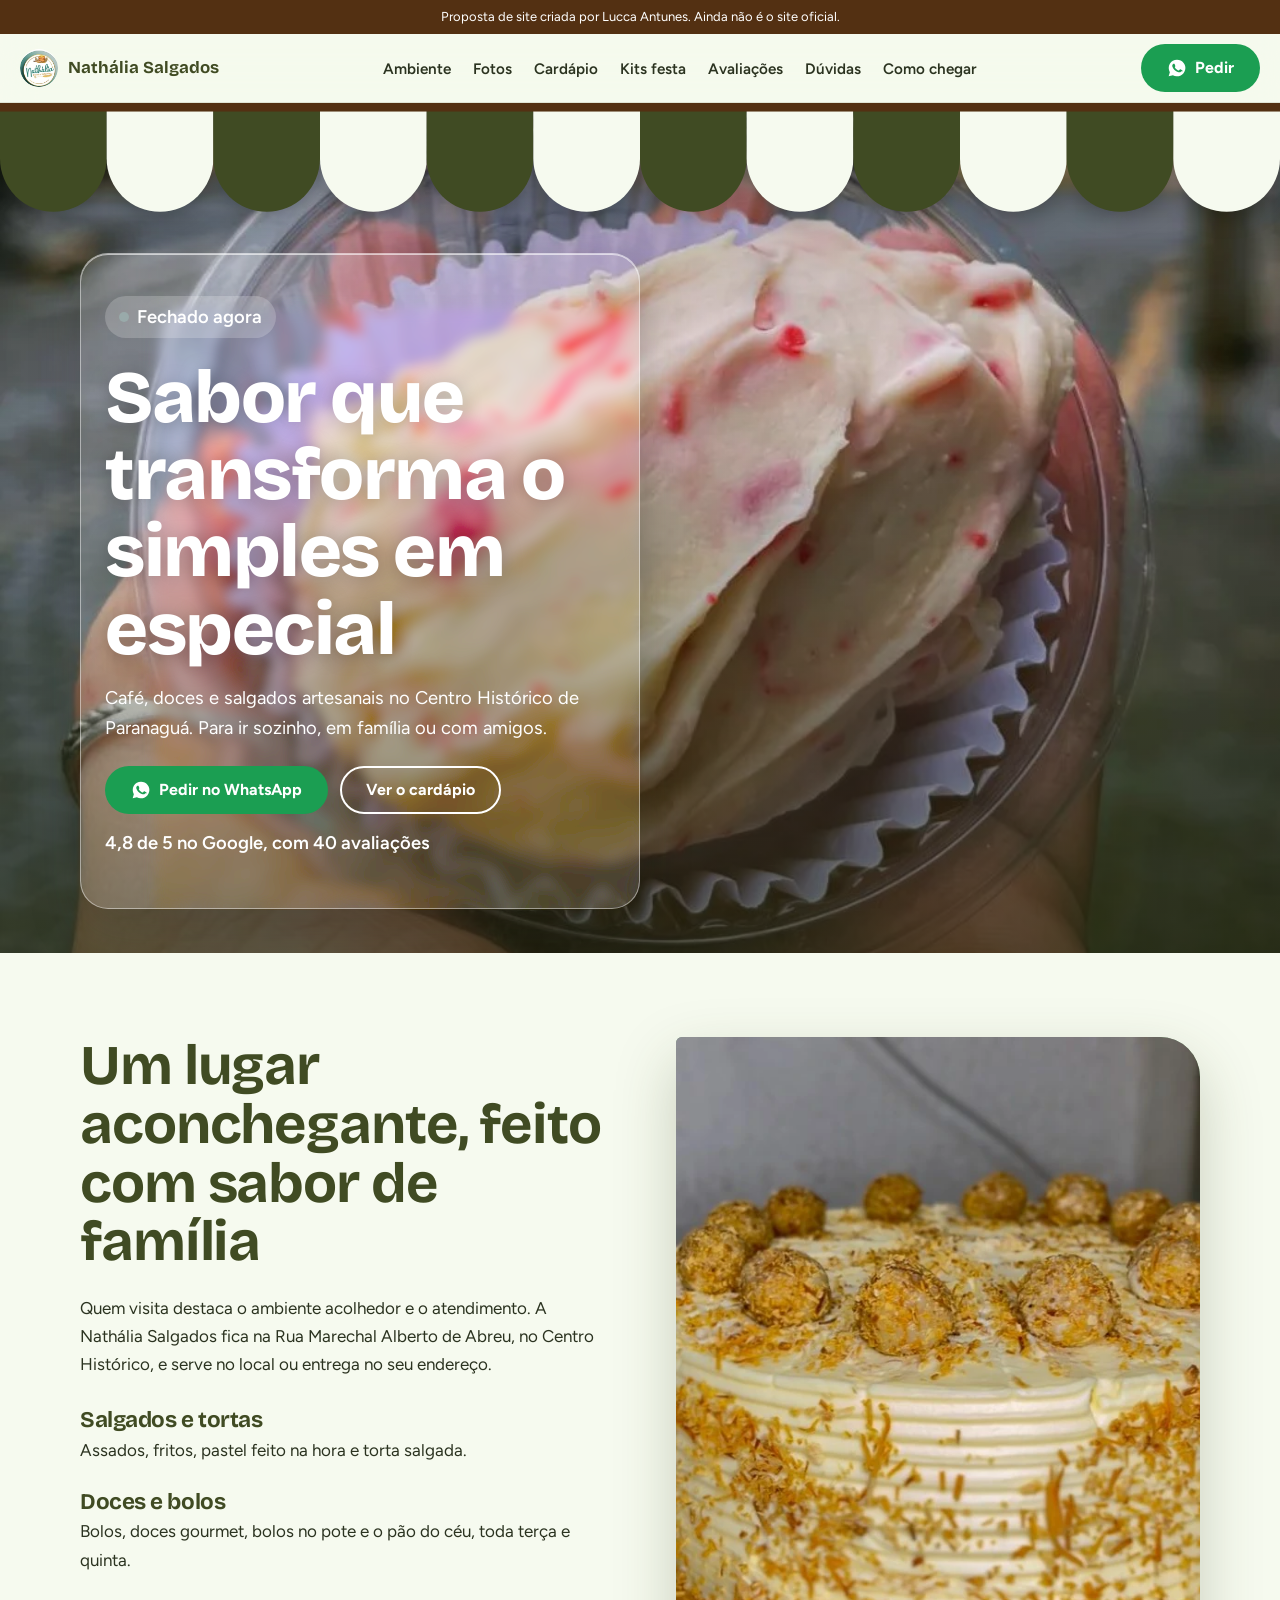
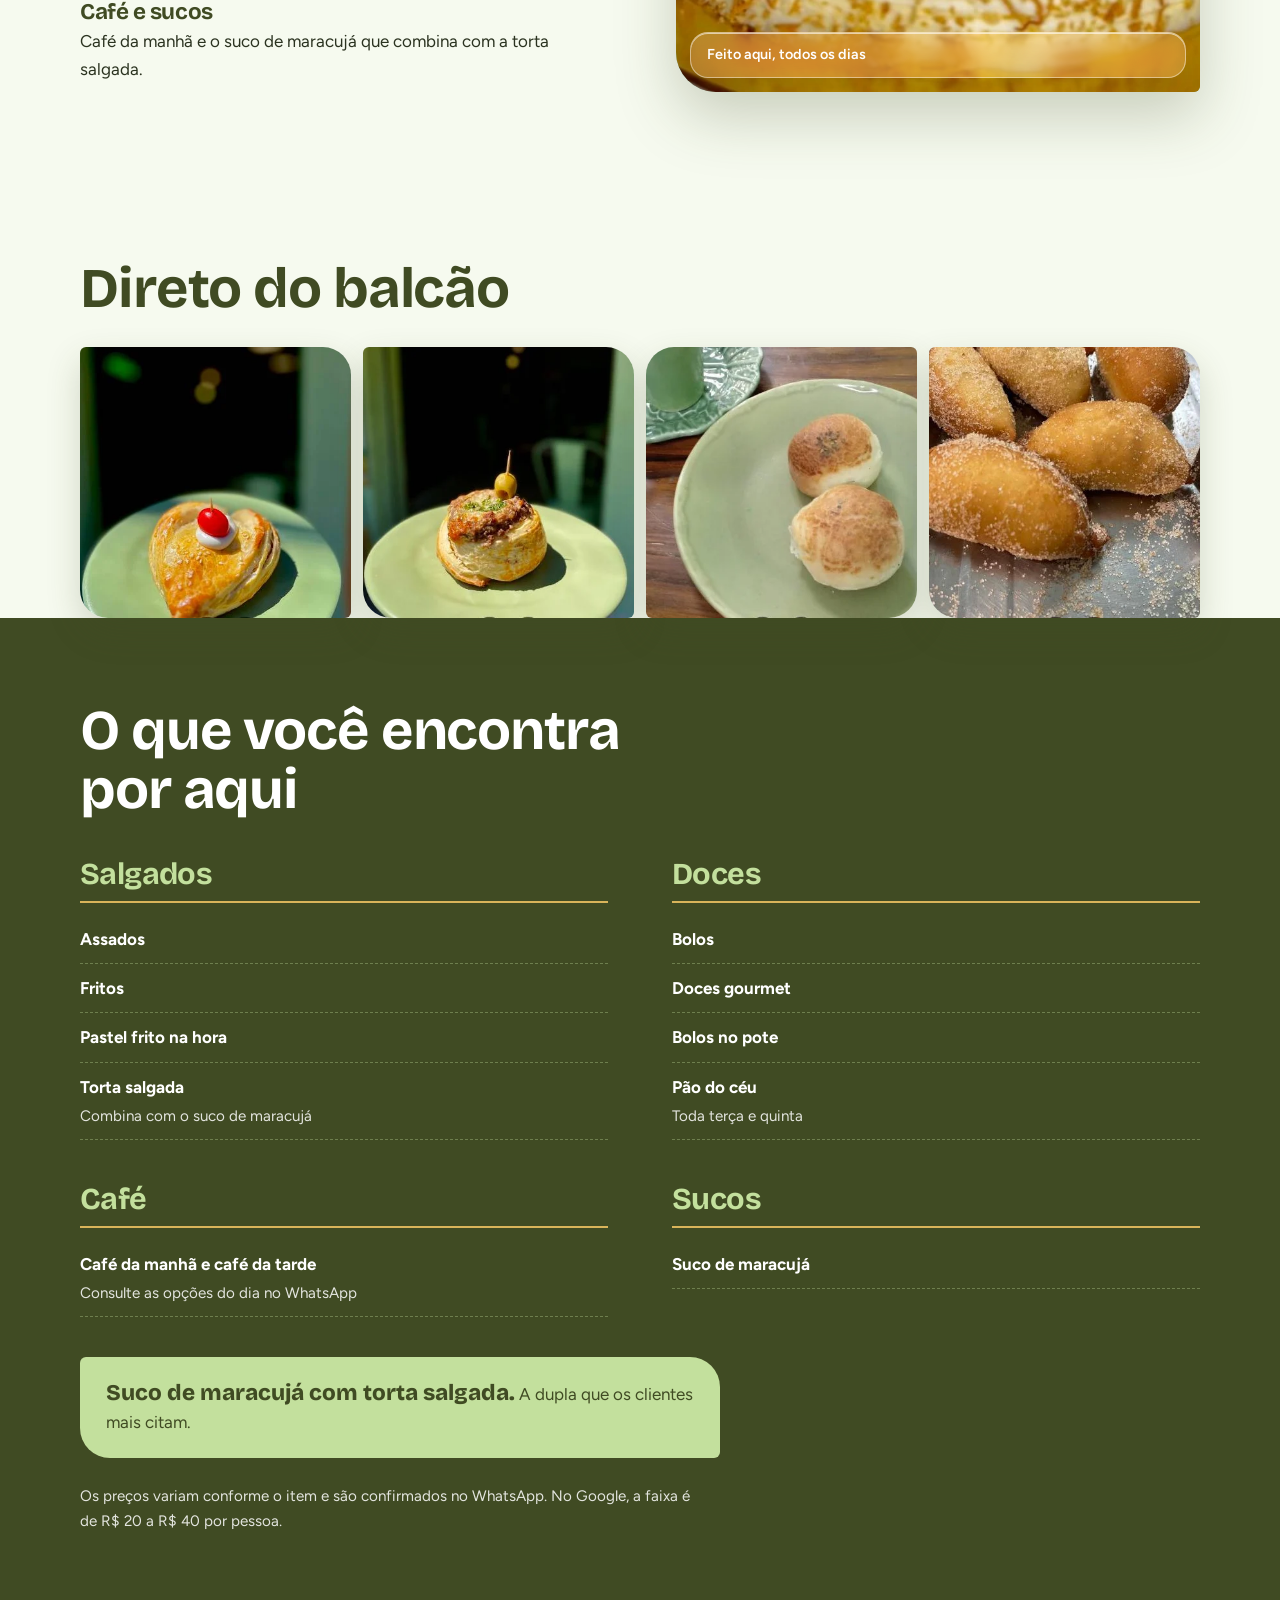
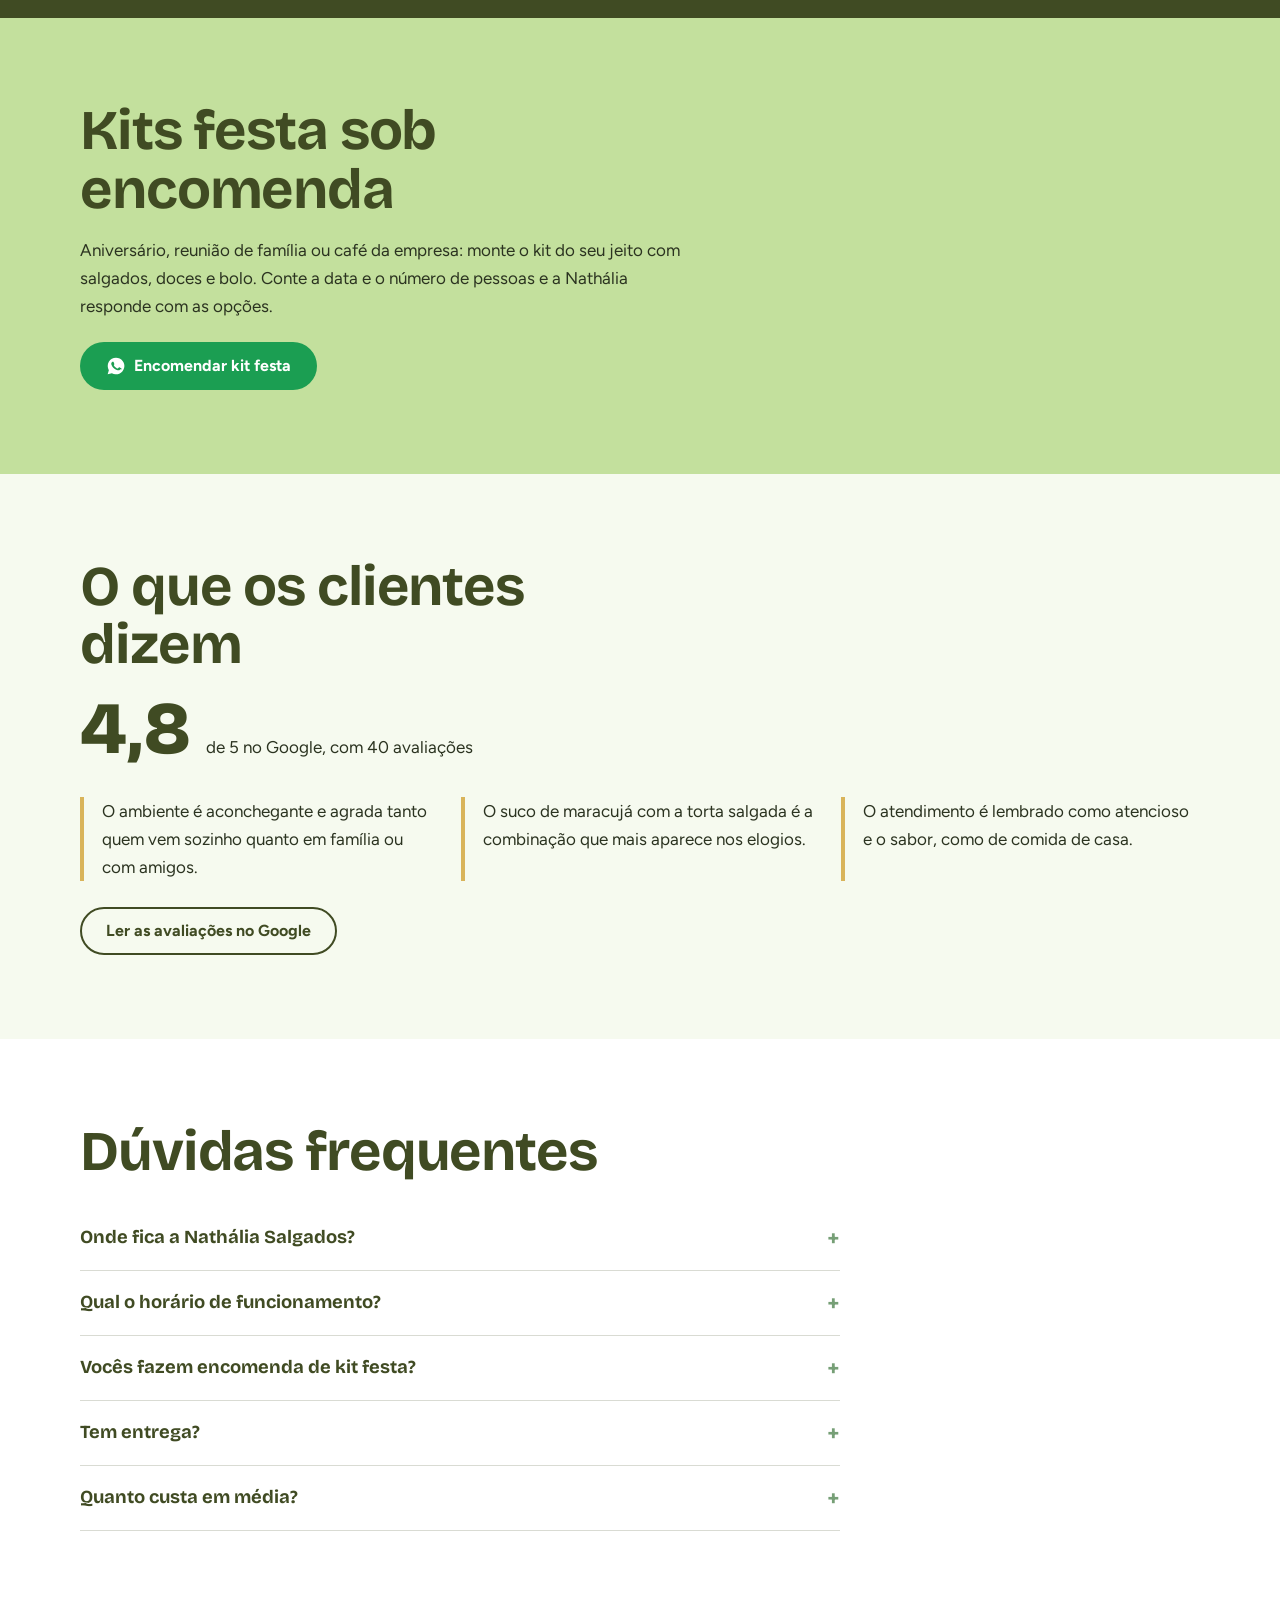
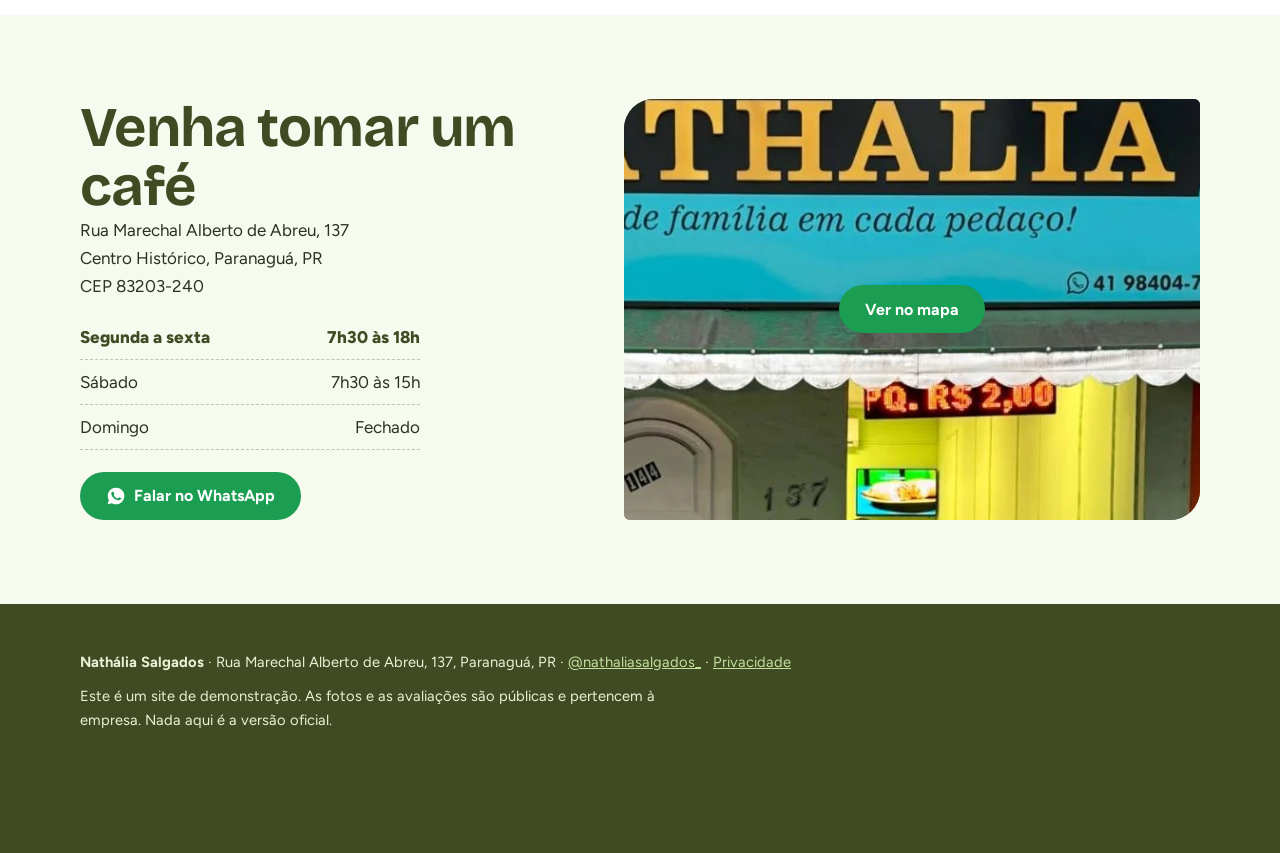
<file: index.html>
<!doctype html>
<html lang="pt-BR">
<head>
<meta charset="utf-8">
<meta name="viewport" content="width=device-width,initial-scale=1">
<title>Nathália Salgados | Café, doces e salgados artesanais em Paranaguá</title>
<meta name="description" content="Café, confeitaria e salgados artesanais no Centro Histórico de Paranaguá. Suco de maracujá com torta salgada, bolos e kits festa. Peça pelo WhatsApp.">
<meta name="robots" content="noindex,nofollow">
<meta http-equiv="Content-Security-Policy" content="default-src 'self'; img-src 'self' data:; style-src 'self' 'unsafe-inline'; script-src 'self'; frame-src https://www.google.com; base-uri 'self'; form-action 'none'">
<meta name="referrer" content="strict-origin-when-cross-origin">
<meta name="theme-color" content="#404B23">
<link rel="canonical" href="https://luccaademiconpgua-source.github.io/nathalia-salgados/">
<link rel="icon" href="img/fav.webp" type="image/webp">
<link rel="preload" href="assets/fonts/bricolage.woff2" as="font" type="font/woff2" crossorigin>
<link rel="stylesheet" href="assets/style.css">
<meta property="og:type" content="website"><meta property="og:locale" content="pt_BR"><meta property="og:title" content="Nathália Salgados | Sabor que transforma o simples em especial"><meta property="og:description" content="Café, doces e salgados artesanais no Centro Histórico de Paranaguá."><meta property="og:url" content="https://luccaademiconpgua-source.github.io/nathalia-salgados/"><meta property="og:image" content="https://luccaademiconpgua-source.github.io/nathalia-salgados/img/og.jpg"><meta property="og:image:width" content="1200"><meta property="og:image:height" content="630"><meta name="twitter:card" content="summary_large_image"><meta name="twitter:image" content="https://luccaademiconpgua-source.github.io/nathalia-salgados/img/og.jpg">
<script type="application/ld+json">{"@context":"https://schema.org","@graph":[{"@type":"CafeOrCoffeeShop","@id":"https://luccaademiconpgua-source.github.io/nathalia-salgados/#negocio","name":"Nathália Salgados","description":"Café, confeitaria e salgados artesanais no Centro Histórico de Paranaguá.","image":"https://luccaademiconpgua-source.github.io/nathalia-salgados/img/og.jpg","url":"https://luccaademiconpgua-source.github.io/nathalia-salgados/","geo":{"@type":"GeoCoordinates","latitude":-25.5191078,"longitude":-48.5059186},"telephone":"+55 41 98404-7595","priceRange":"R$ 20-40","servesCuisine":["Salgados","Doces","Café","Sucos"],"address":{"@type":"PostalAddress","streetAddress":"Rua Marechal Alberto de Abreu, 137","addressLocality":"Paranaguá","addressRegion":"PR","postalCode":"83203-240","addressCountry":"BR"},"openingHoursSpecification":[{"@type":"OpeningHoursSpecification","dayOfWeek":["Monday","Tuesday","Wednesday","Thursday","Friday"],"opens":"07:30","closes":"18:00"},{"@type":"OpeningHoursSpecification","dayOfWeek":"Saturday","opens":"07:30","closes":"15:00"}],"aggregateRating":{"@type":"AggregateRating","ratingValue":"4.8","reviewCount":"40"},"sameAs":["https://www.instagram.com/nathaliasalgados_/"]},{"@type":"FAQPage","mainEntity":[{"@type":"Question","name":"Onde fica a Nathália Salgados?","acceptedAnswer":{"@type":"Answer","text":"Na Rua Marechal Alberto de Abreu, 137, no Centro Histórico de Paranaguá (PR), CEP 83203-240."}},{"@type":"Question","name":"Qual o horário de funcionamento?","acceptedAnswer":{"@type":"Answer","text":"De segunda a sexta, das 7h30 às 18h. Aos sábados, das 7h30 às 15h. Aos domingos fica fechado."}},{"@type":"Question","name":"Vocês fazem encomenda de kit festa?","acceptedAnswer":{"@type":"Answer","text":"Sim. Chame no WhatsApp (41) 98404-7595 com a data, o número de pessoas e o que você quer servir."}},{"@type":"Question","name":"Tem entrega?","acceptedAnswer":{"@type":"Answer","text":"Sim, além de atender no local. Para pedidos, fale no WhatsApp (41) 98404-7595."}},{"@type":"Question","name":"Quanto custa em média?","acceptedAnswer":{"@type":"Answer","text":"No Google, a faixa informada é de R$ 20 a R$ 40 por pessoa. Os preços de cada item são confirmados no WhatsApp."}}]}]}</script>
</head>
<body>
<a class="skip" href="#conteudo">Ir para o conteúdo</a>
<svg width="0" height="0" style="position:absolute" aria-hidden="true"><filter id="lente" x="0" y="0" width="100%" height="100%"><feTurbulence type="fractalNoise" baseFrequency=".012 .02" numOctaves="2" seed="4" result="n"/><feDisplacementMap in="SourceGraphic" in2="n" scale="38" xChannelSelector="R" yChannelSelector="G"/></filter></svg>
<div class="prop">Proposta de site criada por Lucca Antunes. Ainda não é o site oficial.</div>
<header class="nav">
<a class="marca" href="#topo"><img src="img/logo.webp" alt="" width="38" height="38">Nathália Salgados</a>
<nav aria-label="Principal"><ul><li><a href="#ambiente">Ambiente</a></li><li><a href="#galeria">Fotos</a></li><li><a href="#cardapio">Cardápio</a></li><li><a href="#kits">Kits festa</a></li><li><a href="#avaliacoes">Avaliações</a></li><li><a href="#duvidas">Dúvidas</a></li><li><a href="#visite">Como chegar</a></li></ul></nav>
<a class="btn btn-wa" href="https://wa.me/5541984047595?text=Ol%C3%A1%21%20Vim%20pelo%20site%20da%20Nath%C3%A1lia%20Salgados%20e%20queria%20fazer%20um%20pedido." rel="noopener"><svg viewBox="0 0 24 24" aria-hidden="true"><path d="M12 2a10 10 0 0 0-8.6 15l-1.4 5 5.1-1.3A10 10 0 1 0 12 2zm5.2 13.9c-.2.6-1.300 1.200-1.800 1.200-.5.1-1 .2-3.300-.7-2.800-1.200-4.600-4-4.700-4.200-.1-.2-1.100-1.500-1.100-2.800s.7-2 1-2.300c.2-.3.500-.3.700-.3h.5c.2 0 .4 0 .6.500l.9 2.200c.1.200.1.400 0 .5l-.4.600c-.2.200-.3.400-.1.700.2.300.8 1.300 1.800 2.100 1.200 1 2.200 1.400 2.500 1.500.3.100.5.100.7-.1l.9-1.100c.2-.3.400-.2.700-.1l2 1c.3.100.5.200.5.400.1.200.1.700-.1 1.300z"/></svg>Pedir</a>
</header>
<main id="conteudo">
<section class="hero" id="topo" style="padding:0">
<div class="bg"><img src="img/cupcake-hd.webp" alt="Cupcake com cobertura cremosa em uma forminha lilás, servido em um pote transparente" width="1000" height="860" fetchpriority="high"></div>
<svg class="toldo" viewBox="0 0 1200 104" preserveAspectRatio="none" aria-hidden="true" focusable="false"><path d="M0 0h100v52a50 50 0 0 1-100 0z" fill="#404B23"/><path d="M100 0h100v52a50 50 0 0 1-100 0z" fill="#F6FAEF"/><path d="M200 0h100v52a50 50 0 0 1-100 0z" fill="#404B23"/><path d="M300 0h100v52a50 50 0 0 1-100 0z" fill="#F6FAEF"/><path d="M400 0h100v52a50 50 0 0 1-100 0z" fill="#404B23"/><path d="M500 0h100v52a50 50 0 0 1-100 0z" fill="#F6FAEF"/><path d="M600 0h100v52a50 50 0 0 1-100 0z" fill="#404B23"/><path d="M700 0h100v52a50 50 0 0 1-100 0z" fill="#F6FAEF"/><path d="M800 0h100v52a50 50 0 0 1-100 0z" fill="#404B23"/><path d="M900 0h100v52a50 50 0 0 1-100 0z" fill="#F6FAEF"/><path d="M1000 0h100v52a50 50 0 0 1-100 0z" fill="#404B23"/><path d="M1100 0h100v52a50 50 0 0 1-100 0z" fill="#F6FAEF"/><rect width="1200" height="8" fill="#533012"/></svg>
<div class="wrap"><div class="glass lens">
<p class="status" id="status"><i></i><span>Confira o horário abaixo</span></p>
<h1>Sabor que transforma o simples em especial</h1>
<p>Café, doces e salgados artesanais no Centro Histórico de Paranaguá. Para ir sozinho, em família ou com amigos.</p>
<div class="acoes"><a class="btn btn-wa" href="https://wa.me/5541984047595?text=Ol%C3%A1%21%20Vim%20pelo%20site%20da%20Nath%C3%A1lia%20Salgados%20e%20queria%20fazer%20um%20pedido." rel="noopener"><svg viewBox="0 0 24 24" aria-hidden="true"><path d="M12 2a10 10 0 0 0-8.6 15l-1.4 5 5.1-1.3A10 10 0 1 0 12 2zm5.2 13.9c-.2.6-1.300 1.200-1.800 1.200-.5.1-1 .2-3.300-.7-2.800-1.200-4.600-4-4.700-4.200-.1-.2-1.100-1.500-1.100-2.800s.7-2 1-2.300c.2-.3.500-.3.700-.3h.5c.2 0 .4 0 .6.500l.9 2.200c.1.200.1.400 0 .5l-.4.600c-.2.200-.3.400-.1.700.2.300.8 1.300 1.800 2.100 1.200 1 2.200 1.400 2.500 1.500.3.100.5.100.7-.1l.9-1.100c.2-.3.400-.2.700-.1l2 1c.3.100.5.200.5.400.1.200.1.700-.1 1.300z"/></svg>Pedir no WhatsApp</a><a class="btn btn-line" href="#cardapio">Ver o cardápio</a></div>
<p class="selo">4,8 de 5 no Google, com 40 avaliações</p>
</div></div>
</section>

<section class="sobre" id="ambiente"><div class="wrap grid">
<div class="txt">
<h2>Um lugar aconchegante, feito com sabor de família</h2>
<p>Quem visita destaca o ambiente acolhedor e o atendimento. A Nathália Salgados fica na Rua Marechal Alberto de Abreu, no Centro Histórico, e serve no local ou entrega no seu endereço.</p>
<div class="passos">
<div><h3>Salgados e tortas</h3><p>Assados, fritos, pastel feito na hora e torta salgada.</p></div>
<div><h3>Doces e bolos</h3><p>Bolos, doces gourmet, bolos no pote e o pão do céu, toda terça e quinta.</p></div>
<div><h3>Café e sucos</h3><p>Café da manhã e o suco de maracujá que combina com a torta salgada.</p></div>
</div></div>
<figure class="stage"><img src="img/bolo.webp" alt="Bolo confeitado da Nathália Salgados" width="602" height="710"><img src="img/cupcake.webp" alt="Doce artesanal com cobertura cremosa" width="604" height="720" loading="lazy"><figcaption class="glass">Feito aqui, todos os dias</figcaption></figure>
</div></section>

<section class="galeria" id="galeria"><div class="wrap"><h2>Direto do balcão</h2>
<div class="fotos">
<img src="img/coracao.webp" alt="Folhado em formato de coração com cereja e chantilly, em prato verde" width="480" height="420" loading="lazy">
<img src="img/salgado.webp" alt="Salgado de massa folhada com carne e azeitona em prato verde" width="480" height="420" loading="lazy">
<img src="img/paes.webp" alt="Dois pãezinhos assados em prato verde ao lado de uma xícara de café" width="609" height="420" loading="lazy">
<img src="img/fritos.webp" alt="Salgados fritos com açúcar e canela em uma bandeja" width="480" height="420" loading="lazy">
</div></div></section>

<section class="cardapio" id="cardapio"><div class="wrap">
<h2>O que você encontra por aqui</h2>
<div class="cats">
<div><h3>Salgados</h3><ul><li><b>Assados</b></li><li><b>Fritos</b></li><li><b>Pastel frito na hora</b></li><li><b>Torta salgada</b><span>Combina com o suco de maracujá</span></li></ul></div>
<div><h3>Doces</h3><ul><li><b>Bolos</b></li><li><b>Doces gourmet</b></li><li><b>Bolos no pote</b></li><li><b>Pão do céu</b><span>Toda terça e quinta</span></li></ul></div>
<div><h3>Café</h3><ul><li><b>Café da manhã e café da tarde</b><span>Consulte as opções do dia no WhatsApp</span></li></ul></div>
<div><h3>Sucos</h3><ul><li><b>Suco de maracujá</b></li></ul></div>
</div>
<div class="destaque"><strong>Suco de maracujá com torta salgada.</strong> A dupla que os clientes mais citam.</div>
<p class="nota">Os preços variam conforme o item e são confirmados no WhatsApp. No Google, a faixa é de R$ 20 a R$ 40 por pessoa.</p>
</div></section>

<section class="kits" id="kits"><div class="wrap grid">
<div><h2>Kits festa sob encomenda</h2>
<p>Aniversário, reunião de família ou café da empresa: monte o kit do seu jeito com salgados, doces e bolo. Conte a data e o número de pessoas e a Nathália responde com as opções.</p>
<a class="btn btn-wa" href="https://wa.me/5541984047595?text=Ol%C3%A1%21%20Quero%20encomendar%20um%20kit%20festa.%20Data%3A%20___%20N%C3%BAmero%20de%20pessoas%3A%20___" rel="noopener"><svg viewBox="0 0 24 24" aria-hidden="true"><path d="M12 2a10 10 0 0 0-8.6 15l-1.4 5 5.1-1.3A10 10 0 1 0 12 2zm5.2 13.9c-.2.6-1.300 1.200-1.800 1.200-.5.1-1 .2-3.300-.7-2.800-1.200-4.600-4-4.700-4.200-.1-.2-1.100-1.500-1.100-2.800s.7-2 1-2.300c.2-.3.500-.3.700-.3h.5c.2 0 .4 0 .6.500l.9 2.200c.1.200.1.400 0 .5l-.4.600c-.2.200-.3.400-.1.700.2.300.8 1.300 1.800 2.100 1.200 1 2.200 1.400 2.500 1.500.3.100.5.100.7-.1l.9-1.100c.2-.3.400-.2.700-.1l2 1c.3.100.5.200.5.400.1.200.1.700-.1 1.300z"/></svg>Encomendar kit festa</a></div>
</div></section>

<section id="avaliacoes"><div class="wrap">
<h2>O que os clientes dizem</h2>
<div class="nota-g"><b>4,8</b><span>de 5 no Google, com 40 avaliações</span></div>
<div class="temas">
<p>O ambiente é aconchegante e agrada tanto quem vem sozinho quanto em família ou com amigos.</p>
<p>O suco de maracujá com a torta salgada é a combinação que mais aparece nos elogios.</p>
<p>O atendimento é lembrado como atencioso e o sabor, como de comida de casa.</p>
</div>
<p style="margin-top:26px"><a class="btn btn-line" href="https://www.google.com/maps/search/?api=1&query=Nath%C3%A1lia+Salgados+Paranagu%C3%A1" rel="noopener">Ler as avaliações no Google</a></p>
</div></section>

<section class="faq" id="duvidas"><div class="wrap"><h2>Dúvidas frequentes</h2>
<details><summary>Onde fica a Nathália Salgados?</summary><p>Na Rua Marechal Alberto de Abreu, 137, no Centro Histórico de Paranaguá (PR), CEP 83203-240.</p></details><details><summary>Qual o horário de funcionamento?</summary><p>De segunda a sexta, das 7h30 às 18h. Aos sábados, das 7h30 às 15h. Aos domingos fica fechado.</p></details><details><summary>Vocês fazem encomenda de kit festa?</summary><p>Sim. Chame no WhatsApp (41) 98404-7595 com a data, o número de pessoas e o que você quer servir.</p></details><details><summary>Tem entrega?</summary><p>Sim, além de atender no local. Para pedidos, fale no WhatsApp (41) 98404-7595.</p></details><details><summary>Quanto custa em média?</summary><p>No Google, a faixa informada é de R$ 20 a R$ 40 por pessoa. Os preços de cada item são confirmados no WhatsApp.</p></details>
</div></section>

<section class="visite" id="visite"><div class="wrap grid">
<div><h2>Venha tomar um café</h2>
<p>Rua Marechal Alberto de Abreu, 137<br>Centro Histórico, Paranaguá, PR<br>CEP 83203-240</p>
<ul class="horas" id="horas"><li data-d="1,2,3,4,5"><span>Segunda a sexta</span><span>7h30 às 18h</span></li><li data-d="6"><span>Sábado</span><span>7h30 às 15h</span></li><li data-d="0"><span>Domingo</span><span>Fechado</span></li></ul>
<a class="btn btn-wa" href="https://wa.me/5541984047595?text=Ol%C3%A1%21%20Vim%20pelo%20site%20da%20Nath%C3%A1lia%20Salgados." rel="noopener"><svg viewBox="0 0 24 24" aria-hidden="true"><path d="M12 2a10 10 0 0 0-8.6 15l-1.4 5 5.1-1.3A10 10 0 1 0 12 2zm5.2 13.9c-.2.6-1.300 1.200-1.800 1.200-.5.1-1 .2-3.300-.7-2.800-1.200-4.600-4-4.700-4.200-.1-.2-1.100-1.500-1.100-2.800s.7-2 1-2.300c.2-.3.500-.3.700-.3h.5c.2 0 .4 0 .6.500l.9 2.200c.1.200.1.400 0 .5l-.4.600c-.2.200-.3.400-.1.700.2.300.8 1.300 1.800 2.100 1.200 1 2.200 1.400 2.500 1.500.3.100.5.100.7-.1l.9-1.100c.2-.3.400-.2.700-.1l2 1c.3.100.5.200.5.400.1.200.1.700-.1 1.300z"/></svg>Falar no WhatsApp</a></div>
<div class="mapa" id="mapa"><img src="img/fachada.webp" alt="Fachada da Nathália Salgados, com toldo verde e branco e a porta número 137" width="776" height="443" loading="lazy" style="position:absolute;inset:0;width:100%;height:100%;object-fit:cover"><button class="btn btn-wa" type="button" id="abrir-mapa" data-src="https://www.google.com/maps?q=Rua+Marechal+Alberto+de+Abreu+137+Paranagu%C3%A1+PR&amp;output=embed">Ver no mapa</button></div>
</div></section>
</main>
<footer><div class="wrap">
<strong>Nathália Salgados</strong> · Rua Marechal Alberto de Abreu, 137, Paranaguá, PR · <a href="https://www.instagram.com/nathaliasalgados_/" rel="noopener">@nathaliasalgados_</a> · <a href="privacidade.html">Privacidade</a>
<p>Este é um site de demonstração. As fotos e as avaliações são públicas e pertencem à empresa. Nada aqui é a versão oficial.</p>
</div></footer>
<a class="btn btn-wa wa-fixo" href="https://wa.me/5541984047595?text=Ol%C3%A1%21%20Vim%20pelo%20site%20da%20Nath%C3%A1lia%20Salgados%20e%20queria%20fazer%20um%20pedido." rel="noopener"><svg viewBox="0 0 24 24" aria-hidden="true"><path d="M12 2a10 10 0 0 0-8.6 15l-1.4 5 5.1-1.3A10 10 0 1 0 12 2zm5.2 13.9c-.2.6-1.300 1.200-1.800 1.200-.5.1-1 .2-3.300-.7-2.800-1.200-4.600-4-4.700-4.200-.1-.2-1.100-1.500-1.100-2.800s.7-2 1-2.300c.2-.3.500-.3.700-.3h.5c.2 0 .4 0 .6.500l.9 2.200c.1.200.1.400 0 .5l-.4.600c-.2.200-.3.400-.1.700.2.300.8 1.300 1.800 2.100 1.200 1 2.200 1.400 2.500 1.500.3.100.5.100.7-.1l.9-1.100c.2-.3.400-.2.700-.1l2 1c.3.100.5.200.5.400.1.200.1.700-.1 1.300z"/></svg>Pedir</a>
<script src="assets/js/gsap.min.js"></script><script src="assets/js/ScrollTrigger.min.js"></script><script src="assets/js/lenis.min.js"></script><script src="assets/main.js"></script>
</body></html>
</file>
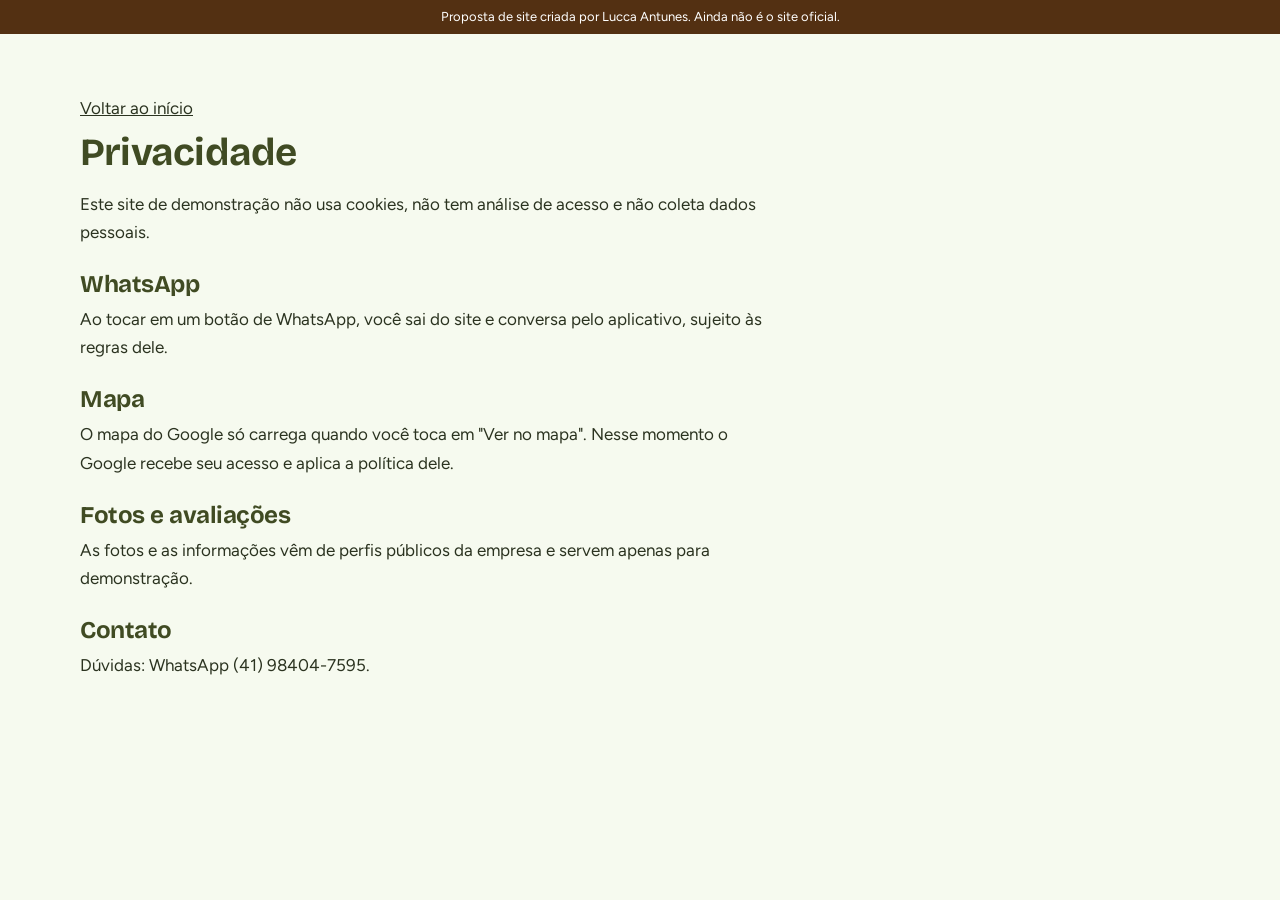
<file: privacidade.html>
<!doctype html>
<html lang="pt-BR">
<head>
<meta charset="utf-8">
<meta name="viewport" content="width=device-width,initial-scale=1">
<title>Privacidade | Nathália Salgados</title>
<meta name="description" content="Privacidade | Nathália Salgados">
<meta name="robots" content="noindex,nofollow">
<meta http-equiv="Content-Security-Policy" content="default-src 'self'; img-src 'self' data:; style-src 'self' 'unsafe-inline'; script-src 'self'; frame-src https://www.google.com; base-uri 'self'; form-action 'none'">
<meta name="referrer" content="strict-origin-when-cross-origin">
<meta name="theme-color" content="#404B23">
<link rel="canonical" href="https://luccaademiconpgua-source.github.io/nathalia-salgados/">
<link rel="icon" href="img/fav.webp" type="image/webp">
<link rel="preload" href="assets/fonts/bricolage.woff2" as="font" type="font/woff2" crossorigin>
<link rel="stylesheet" href="assets/style.css">
</head><body><div class="prop">Proposta de site criada por Lucca Antunes. Ainda não é o site oficial.</div><main class="wrap pg"><p><a href="./">Voltar ao início</a></p><h1>Privacidade</h1><p>Este site de demonstração não usa cookies, não tem análise de acesso e não coleta dados pessoais.</p><h2>WhatsApp</h2><p>Ao tocar em um botão de WhatsApp, você sai do site e conversa pelo aplicativo, sujeito às regras dele.</p><h2>Mapa</h2><p>O mapa do Google só carrega quando você toca em "Ver no mapa". Nesse momento o Google recebe seu acesso e aplica a política dele.</p><h2>Fotos e avaliações</h2><p>As fotos e as informações vêm de perfis públicos da empresa e servem apenas para demonstração.</p><h2>Contato</h2><p>Dúvidas: WhatsApp (41) 98404-7595.</p></main></body></html>
</file>
<file: assets/style.css>
@font-face{font-family:"Bricolage";src:url(fonts/bricolage.woff2) format("woff2");font-weight:200 800;font-display:swap}
@font-face{font-family:"Figtree";src:url(fonts/figtree.woff2) format("woff2");font-weight:300 900;font-display:swap}
:root{--folha:#404B23;--maca:#C3E09D;--salvia:#769F76;--ouro:#D9B45A;--marrom:#533012;--fundo:#F6FAEF;--texto:#2B3320;--wa:#1B9E52;--d:"Bricolage",Georgia,sans-serif;--b:"Figtree",system-ui,sans-serif}
*{box-sizing:border-box;margin:0}
html{scroll-behavior:smooth;-webkit-text-size-adjust:100%}
body{font:400 1.0625rem/1.65 var(--b);color:var(--texto);background:var(--fundo);overflow-x:hidden}
img{display:block;max-width:100%;height:auto}
a{color:inherit}
:focus-visible{outline:3px solid var(--ouro);outline-offset:3px;border-radius:4px}
.wrap{width:min(1120px,100% - 40px);margin-inline:auto}
h1,h2,h3{font-family:var(--d);line-height:1.05;letter-spacing:-.02em;color:var(--folha)}
h2{font-size:clamp(2rem,6vw,3.5rem);font-weight:700;max-width:16ch}
p{max-width:62ch}
.skip{position:absolute;left:-999px;top:8px;background:#fff;padding:10px 14px;z-index:99}.skip:focus{left:8px}
/* proposta */
.prop{background:var(--marrom);color:#fff;font-size:.8125rem;text-align:center;padding:8px 14px;line-height:1.35}
/* nav */
.nav{position:sticky;top:0;z-index:30;display:flex;align-items:center;justify-content:space-between;gap:12px;padding:10px 20px;background:rgba(246,250,239,.72);backdrop-filter:blur(16px) saturate(1.6);-webkit-backdrop-filter:blur(16px) saturate(1.6);border-bottom:1px solid rgba(64,75,35,.12)}
.nav .marca{display:flex;align-items:center;gap:10px;text-decoration:none;font:700 1.05rem var(--d);color:var(--folha)}
.nav .marca img{width:38px;height:38px;border-radius:50%}
.nav ul{display:none;list-style:none;padding:0;gap:22px}
.nav ul a{text-decoration:none;font-weight:600;font-size:.95rem}
.nav ul a:hover{color:var(--salvia)}
@media(min-width:860px){.nav ul{display:flex}}
.btn{display:inline-flex;align-items:center;justify-content:center;gap:8px;min-height:48px;padding:0 24px;border-radius:999px;font:700 1rem var(--b);text-decoration:none;border:2px solid transparent;cursor:pointer;transition:transform .2s,background .2s}
.btn:active{transform:scale(.97)}
.btn-wa{background:var(--wa);color:#fff}.btn-wa:hover{background:#17874a}
.btn-line{border-color:var(--folha);color:var(--folha)}.btn-line:hover{background:var(--folha);color:#fff}
.btn svg{width:20px;height:20px;fill:currentColor}
/* hero */
.hero{position:relative;min-height:min(92svh,820px);color:#fff;overflow:hidden;isolation:isolate;display:flex;align-items:flex-end}
.hero .bg{position:absolute;inset:-8% 0;z-index:-2}
.hero .bg img{width:100%;height:100%;object-fit:cover;object-position:60% 55%}
.hero::after{content:"";position:absolute;inset:0;z-index:-1;background:linear-gradient(180deg,rgba(32,40,14,.35) 0%,rgba(32,40,14,.05) 35%,rgba(32,40,14,.7) 100%)}
.toldo{position:absolute;top:0;left:0;width:100%;height:auto;z-index:2;transform-origin:top;filter:drop-shadow(0 6px 10px rgba(0,0,0,.25))}
.hero .wrap{padding:150px 0 44px}
.glass{background:rgba(255,255,255,.16);border:1px solid rgba(255,255,255,.45);backdrop-filter:blur(14px) saturate(1.5);-webkit-backdrop-filter:blur(14px) saturate(1.5);box-shadow:inset 0 1px 0 rgba(255,255,255,.6),0 20px 50px rgba(20,26,10,.28);border-radius:28px}
html.lens .glass.lens{backdrop-filter:url(#lente) blur(6px) saturate(1.6)}
.hero .glass{padding:28px 24px;max-width:560px}
.hero h1{color:#fff;font-size:clamp(2.4rem,9vw,4.6rem);font-weight:800;text-shadow:0 2px 20px rgba(0,0,0,.25)}
.hero p{margin:14px 0 22px;font-size:1.15rem;color:#fff}
.hero .acoes{display:flex;flex-wrap:wrap;gap:12px}
.hero .btn-line{border-color:#fff;color:#fff}.hero .btn-line:hover{background:#fff;color:var(--folha)}
.status{display:inline-flex;align-items:center;gap:8px;margin-bottom:14px;padding:6px 14px;border-radius:999px;background:rgba(255,255,255,.2);font-weight:600;font-size:.9rem}
.status i{width:10px;height:10px;border-radius:50%;background:#9aa;display:block}
.status.on i{background:#5fe08a;box-shadow:0 0 0 4px rgba(95,224,138,.3)}
.selo{margin-top:18px;font-size:.95rem;font-weight:600}
/* secoes */
section{padding:84px 0}
.sobre .grid{display:grid;gap:40px}
.sobre .txt p+p{margin-top:14px}
.sobre h2{margin-bottom:22px}
.stage{position:relative;border-radius:6px 40px 6px 40px;overflow:hidden;aspect-ratio:4/5;background:var(--salvia);box-shadow:0 24px 60px rgba(64,75,35,.25)}
.stage img{position:absolute;inset:0;width:100%;height:100%;object-fit:cover}
html.js .stage img:not(:first-child){opacity:0}
.stage figcaption{position:absolute;left:14px;bottom:14px;right:14px;padding:10px 16px;border-radius:18px;font-size:.9rem;font-weight:600;color:#fff}
@media(min-width:860px){.sobre .grid{grid-template-columns:1fr 1fr;align-items:start;gap:72px}.stage{position:sticky;top:96px}}
.passos{display:grid;gap:26px;margin-top:30px}
.passos h3{font-size:1.4rem;margin-bottom:4px}
/* cardapio */
.cardapio{background:var(--folha);color:#fff}
.cardapio h2{color:#fff}
.cardapio .cats{display:grid;gap:44px;margin-top:40px}
.cardapio h3{color:var(--maca);font-size:1.9rem;margin-bottom:12px;padding-bottom:10px;border-bottom:2px solid var(--ouro)}
.cardapio ul{list-style:none;padding:0}
.cardapio li{padding:10px 0;border-bottom:1px dashed rgba(195,224,157,.35)}
.cardapio li b{display:block;font-weight:700}
.cardapio li span{font-size:.95rem;opacity:.85}
.cardapio .destaque{background:var(--maca);color:var(--folha);padding:22px 26px;border-radius:6px 30px 6px 30px;margin-top:40px;max-width:640px}
.cardapio .destaque strong{font:800 1.4rem var(--d)}
.cardapio .nota{margin-top:26px;opacity:.85;font-size:.95rem}
@media(min-width:760px){.cardapio .cats{grid-template-columns:1fr 1fr;gap:44px 64px}}
/* kits */
.kits{background:var(--maca)}
.kits .grid{display:grid;gap:30px;align-items:center}
.kits p{max-width:56ch}
.kits h2{margin-bottom:16px}.kits p{margin-bottom:22px}

/* avaliacoes */
.nota-g{display:flex;align-items:baseline;gap:14px;margin:18px 0 30px;flex-wrap:wrap}
.nota-g b{font:800 4.6rem/1 var(--d);color:var(--folha)}
.temas{display:grid;gap:22px}
.temas p{padding-left:18px;border-left:4px solid var(--ouro)}
@media(min-width:760px){.temas{grid-template-columns:repeat(3,1fr)}}
/* faq */
.faq{background:#fff}
.faq details{border-bottom:1px solid rgba(64,75,35,.2);padding:4px 0;max-width:760px}
.faq summary{cursor:pointer;font:700 1.15rem var(--d);padding:16px 0;list-style:none;display:flex;justify-content:space-between;gap:16px;color:var(--folha)}
.faq summary::-webkit-details-marker{display:none}
.faq summary::after{content:"+";font-size:1.5rem;line-height:1;color:var(--salvia)}
.faq details[open] summary::after{content:"\2212"}
.faq details p{padding-bottom:18px}
.faq h2{margin-bottom:24px}
/* visite */
.visite .grid{display:grid;gap:36px}
.horas{list-style:none;padding:0;margin:14px 0 22px}
.horas li{display:flex;justify-content:space-between;max-width:340px;padding:8px 0;border-bottom:1px dashed rgba(64,75,35,.3)}
.horas li.hoje{font-weight:800;color:var(--folha)}
.mapa{min-height:320px;border-radius:30px 6px 30px 6px;overflow:hidden;background:var(--salvia) url(../img/fachada.webp) center/cover;position:relative;display:grid;place-items:center}
.mapa iframe{position:absolute;inset:0;width:100%;height:100%;border:0}
.mapa .btn{position:relative}
@media(min-width:860px){.visite .grid{grid-template-columns:1fr 1.2fr;gap:64px}}
footer{background:var(--folha);color:#e8f2d6;padding:46px 0 120px;font-size:.92rem}
footer a{color:var(--maca)}
footer p{max-width:70ch;margin-top:10px}
/* wa fixo */
.wa-fixo{position:fixed;right:16px;bottom:16px;z-index:40;box-shadow:0 10px 30px rgba(0,0,0,.3);min-height:56px}
@media(min-width:860px){.wa-fixo{display:none}}
@media(prefers-reduced-motion:reduce){*{animation:none!important;transition:none!important}html{scroll-behavior:auto}}
.pg{padding:60px 0 100px}.pg h1{font-size:2.4rem;margin-bottom:18px}.pg h2{font-size:1.5rem;margin:26px 0 8px;max-width:none}.pg p,.pg li{margin-bottom:10px}

.galeria{padding-bottom:0}.galeria h2{margin-bottom:28px}
.fotos{display:grid;grid-template-columns:1fr 1fr;gap:12px}
.fotos img{width:100%;height:100%;aspect-ratio:1/1;object-fit:cover;border-radius:6px 28px 6px 28px;box-shadow:0 14px 34px rgba(64,75,35,.2)}
.fotos img:nth-child(3){grid-column:span 2;aspect-ratio:16/9;border-radius:28px 6px 28px 6px}
@media(min-width:860px){.fotos{grid-template-columns:repeat(4,1fr)}.fotos img:nth-child(3){grid-column:span 1;aspect-ratio:1/1}}
</file>
